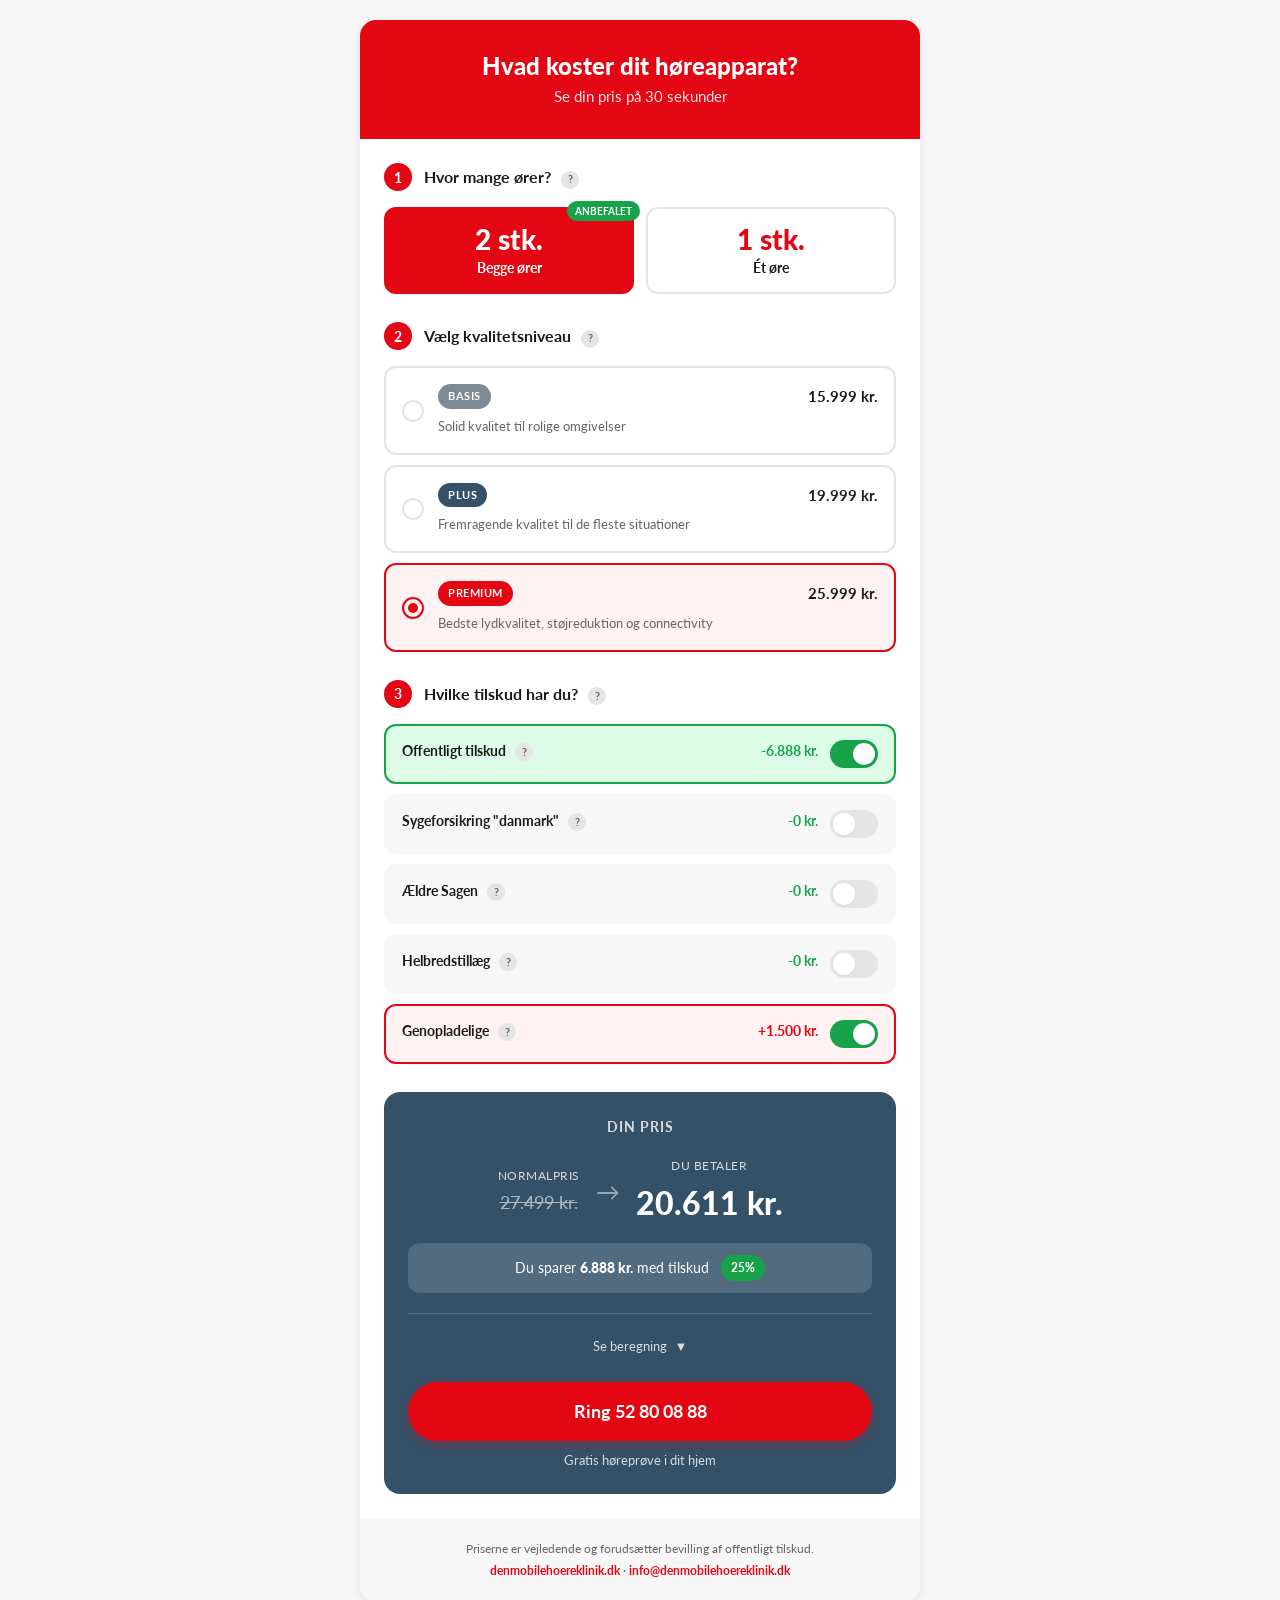
<file: index.html>
<!DOCTYPE html>
<html lang="da">
<head>
    <meta charset="UTF-8">
    <meta name="viewport" content="width=device-width, initial-scale=1.0">
    <title>Prisberegner | Den Mobile Høreklinik</title>
    <link rel="preconnect" href="https://fonts.googleapis.com">
    <link rel="preconnect" href="https://fonts.gstatic.com" crossorigin>
    <link rel="stylesheet" href="style.css">
</head>
<body>
    <div class="calculator-wrapper">
        <div class="calculator-container">
            <!-- Navigation skjult midlertidigt efter kundeønske - fjern kommentartegn for at aktivere igen
            <nav class="calculator-nav">
                <a href="index.html" class="nav-item active">Prisberegner</a>
                <a href="byt-til-nyt.html" class="nav-item">Byt til nyt</a>
            </nav>
            -->
            <header class="calculator-header">
                <h1>Hvad koster dit høreapparat?</h1>
                <p>Se din pris på 30 sekunder</p>
            </header>

            <div class="calculator-content">
                <!-- Step 1: Antal -->
                <section class="calculator-section">
                    <div class="section-header">
                        <span class="step-number">1</span>
                        <h2>Hvor mange ører?
                            <span class="tooltip">
                                <span class="tooltip-icon">?</span>
                                <span class="tooltip-text">De fleste med høretab har gavn af to høreapparater. Det giver bedre retningshørelse, lettere at følge samtaler og mindre anstrengelse i støjende omgivelser.</span>
                            </span>
                        </h2>
                    </div>
                    <div class="button-group" data-field="quantity">
                        <button type="button" class="btn-option active" data-value="2">
                            <span class="btn-count">2 stk.</span>
                            <span class="btn-text">Begge ører</span>
                            <span class="btn-tag recommended">Anbefalet</span>
                        </button>
                        <button type="button" class="btn-option" data-value="1">
                            <span class="btn-count">1 stk.</span>
                            <span class="btn-text">Ét øre</span>
                        </button>
                    </div>
                </section>

                <!-- Step 2: Prisklasse -->
                <section class="calculator-section">
                    <div class="section-header">
                        <span class="step-number">2</span>
                        <h2>Vælg kvalitetsniveau
                            <span class="tooltip">
                                <span class="tooltip-icon">?</span>
                                <span class="tooltip-text">Højere kvalitetsniveau giver bedre lydkvalitet, mere avanceret støjreduktion og flere funktioner som Bluetooth-streaming. Vælg niveau efter hvor krævende dine lyttesituationer er.</span>
                            </span>
                        </h2>
                    </div>
                    <div class="price-tier-group" data-field="tier">
                        <label class="price-tier" data-value="basis">
                            <input type="radio" name="tier" value="basis">
                            <div class="tier-radio"></div>
                            <div class="tier-content">
                                <div class="tier-header">
                                    <span class="tier-badge basis">Basis</span>
                                    <span class="tier-price" data-tier="basis">15.999 kr.</span>
                                </div>
                                <span class="tier-description">Solid kvalitet til rolige omgivelser</span>
                            </div>
                        </label>
                        <label class="price-tier" data-value="plus">
                            <input type="radio" name="tier" value="plus">
                            <div class="tier-radio"></div>
                            <div class="tier-content">
                                <div class="tier-header">
                                    <span class="tier-badge plus">Plus</span>
                                    <span class="tier-price" data-tier="plus">19.999 kr.</span>
                                </div>
                                <span class="tier-description">Fremragende kvalitet til de fleste situationer</span>
                            </div>
                        </label>
                        <label class="price-tier active" data-value="premium">
                            <input type="radio" name="tier" value="premium" checked>
                            <div class="tier-radio"></div>
                            <div class="tier-content">
                                <div class="tier-header">
                                    <span class="tier-badge premium">Premium</span>
                                    <span class="tier-price" data-tier="premium">25.999 kr.</span>
                                </div>
                                <span class="tier-description">Bedste lydkvalitet, støjreduktion og connectivity</span>
                            </div>
                        </label>
                    </div>
                </section>

                <!-- Step 3: Dine tilskud -->
                <section class="calculator-section">
                    <div class="section-header">
                        <span class="step-number">3</span>
                        <h2>Hvilke tilskud har du?
                            <span class="tooltip">
                                <span class="tooltip-icon">?</span>
                                <span class="tooltip-text">Du kan få tilskud fra flere kilder, som reducerer din egenbetaling. Tilskuddene fratrækkes i rækkefølge: Først offentligt tilskud, derefter sygeforsikring og til sidst helbredstillæg.</span>
                            </span>
                        </h2>
                    </div>

                    <div class="subsidy-cards">
                        <!-- Offentligt tilskud -->
                        <div class="subsidy-card active" id="publicSubsidyCard">
                            <label class="subsidy-toggle">
                                <input type="checkbox" id="publicSubsidy" checked>
                                <span class="toggle-slider"></span>
                            </label>
                            <div class="subsidy-info">
                                <span class="subsidy-title">
                                    Offentligt tilskud
                                    <span class="tooltip">
                                        <span class="tooltip-icon">?</span>
                                        <span class="tooltip-text">Offentligt tilskud til høreapparater kan søges når du er kunde i en privat høreklinik. Tilskuddet til ét høreapparat er 4.458 kr. og til to høreapparater 6.888 kr.</span>
                                    </span>
                                </span>
                                <span class="subsidy-amount" id="publicSubsidyDisplay">-6.888 kr.</span>
                            </div>
                        </div>

                        <!-- Sygeforsikring -->
                        <div class="subsidy-card" id="insuranceCard">
                            <label class="subsidy-toggle">
                                <input type="checkbox" id="healthInsurance">
                                <span class="toggle-slider"></span>
                            </label>
                            <div class="subsidy-info">
                                <span class="subsidy-title">
                                    Sygeforsikring "danmark"
                                    <span class="tooltip">
                                        <span class="tooltip-icon">?</span>
                                        <span class="tooltip-text">Er du medlem af Sygeforsikringen "danmark" kan du få et tilskud på 50% af egenbetalingen. Maks 1.500 kr. pr. øre for gruppe 1-2, og maks 1.000 kr. pr. øre for gruppe 5.</span>
                                    </span>
                                </span>
                                <span class="subsidy-amount" id="insuranceDisplay">-3.000 kr.</span>
                            </div>
                            <div class="subsidy-options" id="insuranceOptions">
                                <select id="insuranceGroup">
                                    <option value="group1-2">Gruppe 1-2 (maks 1.500 kr./øre)</option>
                                    <option value="group5">Gruppe 5 (maks 1.000 kr./øre)</option>
                                    <option value="basis">Basis (maks 500 kr./øre)</option>
                                </select>
                            </div>
                        </div>

                        <!-- Ældre Sagen -->
                        <div class="subsidy-card" id="seniorCard">
                            <label class="subsidy-toggle">
                                <input type="checkbox" id="seniorDiscount">
                                <span class="toggle-slider"></span>
                            </label>
                            <div class="subsidy-info">
                                <span class="subsidy-title">
                                    Ældre Sagen
                                    <span class="tooltip">
                                        <span class="tooltip-icon">?</span>
                                        <span class="tooltip-text">Vi tilbyder en særlig rabat til medlemmer af Ældre Sagen. Der gives 750 kr. i rabat pr. høreapparat ved fremvisning af gyldigt medlemskort.</span>
                                    </span>
                                </span>
                                <span class="subsidy-amount" id="seniorDisplay">-1.500 kr.</span>
                            </div>
                        </div>

                        <!-- Helbredstillæg -->
                        <div class="subsidy-card" id="supplementCard">
                            <label class="subsidy-toggle">
                                <input type="checkbox" id="healthSupplement">
                                <span class="toggle-slider"></span>
                            </label>
                            <div class="subsidy-info">
                                <span class="subsidy-title">
                                    Helbredstillæg
                                    <span class="tooltip">
                                        <span class="tooltip-icon">?</span>
                                        <span class="tooltip-text">Helbredstillæg dækker op til 85% af din resterende egenbetaling på høreapparater, efter fratræk af offentligt tilskud samt evt. tilskud fra Sygeforsikringen "danmark". Kontakt din kommune for din sats.</span>
                                    </span>
                                </span>
                                <span class="subsidy-amount" id="supplementDisplay">-0 kr.</span>
                            </div>
                            <div class="subsidy-options" id="supplementOptions">
                                <label class="supplement-slider-label">
                                    <span>Din tillægsprocent: <strong id="supplementPercentValue">85%</strong></span>
                                    <input type="range" id="supplementPercent" min="0" max="85" value="85" step="5">
                                </label>
                            </div>
                        </div>

                        <!-- Genopladelig -->
                        <div class="subsidy-card addon active" id="rechargeableCard">
                            <label class="subsidy-toggle">
                                <input type="checkbox" id="rechargeable" checked>
                                <span class="toggle-slider"></span>
                            </label>
                            <div class="subsidy-info">
                                <span class="subsidy-title">
                                    Genopladelige
                                    <span class="tooltip">
                                        <span class="tooltip-icon">?</span>
                                        <span class="tooltip-text">Genopladelige høreapparater inkluderer en oplader. Du slipper for at skifte batterier - oplad blot om natten.</span>
                                    </span>
                                </span>
                                <span class="subsidy-amount addon-price" id="rechargeableDisplay">+1.500 kr.</span>
                            </div>
                        </div>
                    </div>
                </section>

                <!-- Resultat -->
                <section class="result-section" id="resultSection">
                    <div class="result-card">
                        <div class="result-header">
                            <h3>Din pris</h3>
                        </div>

                        <div class="price-comparison">
                            <div class="original-price">
                                <span class="label">Normalpris</span>
                                <span class="value" id="originalPrice">24.499 kr.</span>
                            </div>
                            <div class="arrow">→</div>
                            <div class="final-price">
                                <span class="label">Du betaler</span>
                                <span class="value" id="finalPrice">17.611 kr.</span>
                            </div>
                        </div>

                        <div class="savings-banner" id="savingsBanner">
                            <span class="savings-text">Du sparer <strong id="savingsAmount">6.888 kr.</strong> med tilskud</span>
                            <span class="savings-percent" id="savingsPercent">28%</span>
                        </div>

                        <div class="price-details" id="priceDetails">
                            <button class="details-toggle" id="detailsToggle">
                                <span>Se beregning</span>
                                <span class="toggle-icon">▼</span>
                            </button>
                            <div class="details-content" id="detailsContent">
                                <div class="detail-row">
                                    <span>Høreapparat</span>
                                    <span id="detailBase">22.999 kr.</span>
                                </div>
                                <div class="detail-row" id="detailRechargeableRow">
                                    <span>Genopladelig</span>
                                    <span id="detailRechargeable">+1.500 kr.</span>
                                </div>
                                <div class="detail-row subsidy" id="detailSeniorRow" style="display: none;">
                                    <span>Ældre Sagen</span>
                                    <span id="detailSenior">-1.500 kr.</span>
                                </div>
                                <div class="detail-row subsidy" id="detailPublicRow">
                                    <span>Offentligt tilskud</span>
                                    <span id="detailPublic">-6.888 kr.</span>
                                </div>
                                <div class="detail-row subsidy" id="detailInsuranceRow" style="display: none;">
                                    <span>Sygeforsikring</span>
                                    <span id="detailInsurance">-3.000 kr.</span>
                                </div>
                                <div class="detail-row subsidy" id="detailSupplementRow" style="display: none;">
                                    <span>Helbredstillæg</span>
                                    <span id="detailSupplement">-0 kr.</span>
                                </div>
                            </div>
                        </div>

                        <div class="cta-section">
                            <a href="tel:52800888" class="btn-primary">
                                Ring 52 80 08 88
                            </a>
                            <p class="cta-subtext">Gratis høreprøve i dit hjem</p>
                        </div>
                    </div>
                </section>

            </div>

            <footer class="calculator-footer">
                <p>Priserne er vejledende og forudsætter bevilling af offentligt tilskud.</p>
                <p><a href="https://denmobilehoereklinik.dk">denmobilehoereklinik.dk</a> · <a href="mailto:info@denmobilehoereklinik.dk">info@denmobilehoereklinik.dk</a></p>
            </footer>
        </div>
    </div>

    <script src="calculator.js"></script>
</body>
</html>
</file>
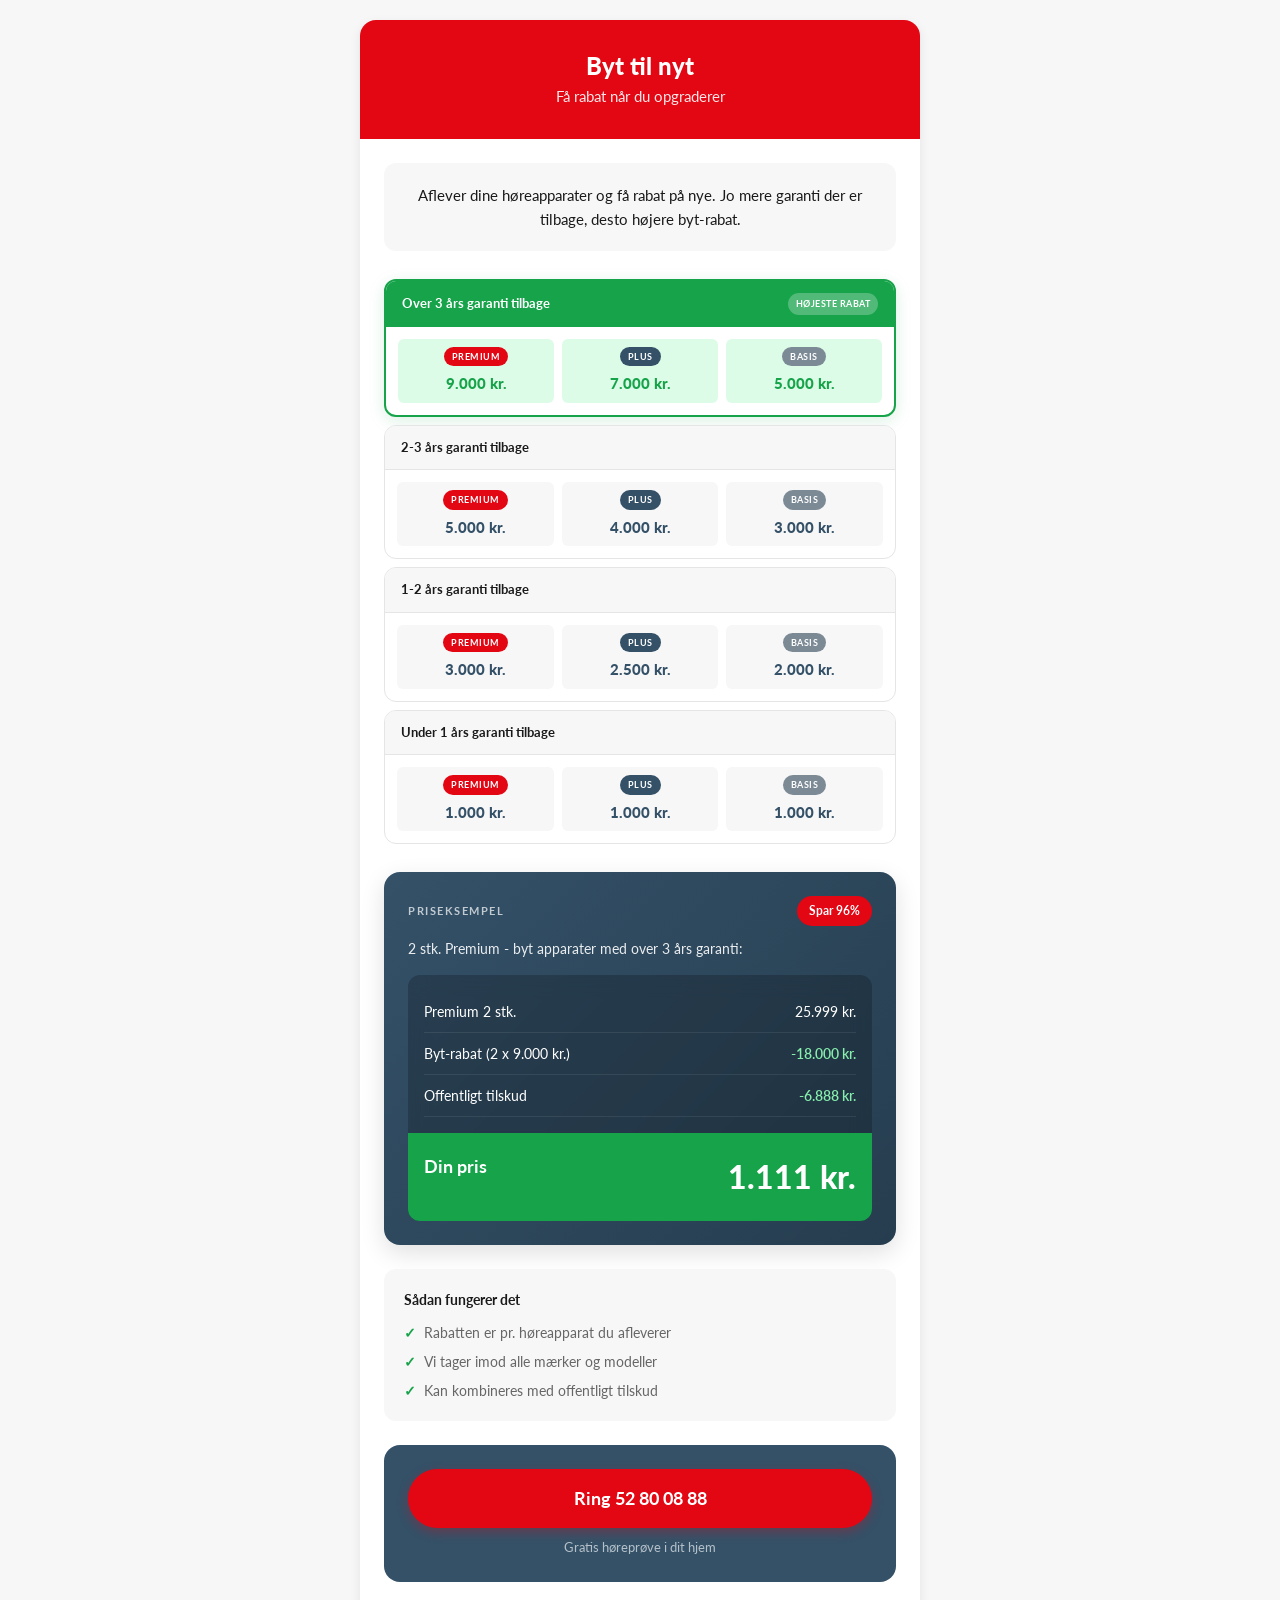
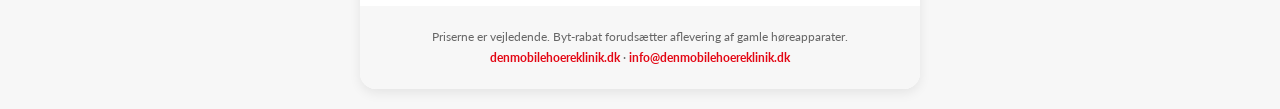
<file: byt-til-nyt.html>
<!DOCTYPE html>
<html lang="da">
<head>
    <meta charset="UTF-8">
    <meta name="viewport" content="width=device-width, initial-scale=1.0">
    <title>Byt til Nyt | Den Mobile Høreklinik</title>
    <link rel="preconnect" href="https://fonts.googleapis.com">
    <link rel="preconnect" href="https://fonts.gstatic.com" crossorigin>
    <link rel="stylesheet" href="style.css">
</head>
<body>
    <div class="calculator-wrapper">
        <div class="calculator-container">
            <!-- Navigation skjult midlertidigt efter kundeønske - fjern kommentartegn for at aktivere igen
            <nav class="calculator-nav">
                <a href="index.html" class="nav-item">Prisberegner</a>
                <a href="byt-til-nyt.html" class="nav-item active">Byt til nyt</a>
            </nav>
            -->
            <header class="calculator-header">
                <h1>Byt til nyt</h1>
                <p>Få rabat når du opgraderer</p>
            </header>

            <div class="calculator-content">
                <div class="trade-in-intro">
                    <p>Aflever dine høreapparater og få rabat på nye. Jo mere garanti der er tilbage, desto højere byt-rabat.</p>
                </div>

                <div class="discount-cards">
                    <div class="discount-card">
                        <div class="discount-header">
                            <span class="discount-age">Over 3 års garanti tilbage</span>
                            <span class="discount-label">Højeste rabat</span>
                        </div>
                        <div class="discount-tiers">
                            <div class="discount-tier">
                                <span class="tier-badge premium">Premium</span>
                                <span class="discount-value">9.000 kr.</span>
                            </div>
                            <div class="discount-tier">
                                <span class="tier-badge plus">Plus</span>
                                <span class="discount-value">7.000 kr.</span>
                            </div>
                            <div class="discount-tier">
                                <span class="tier-badge basis">Basis</span>
                                <span class="discount-value">5.000 kr.</span>
                            </div>
                        </div>
                    </div>

                    <div class="discount-card">
                        <div class="discount-header">
                            <span class="discount-age">2-3 års garanti tilbage</span>
                        </div>
                        <div class="discount-tiers">
                            <div class="discount-tier">
                                <span class="tier-badge premium">Premium</span>
                                <span class="discount-value">5.000 kr.</span>
                            </div>
                            <div class="discount-tier">
                                <span class="tier-badge plus">Plus</span>
                                <span class="discount-value">4.000 kr.</span>
                            </div>
                            <div class="discount-tier">
                                <span class="tier-badge basis">Basis</span>
                                <span class="discount-value">3.000 kr.</span>
                            </div>
                        </div>
                    </div>

                    <div class="discount-card">
                        <div class="discount-header">
                            <span class="discount-age">1-2 års garanti tilbage</span>
                        </div>
                        <div class="discount-tiers">
                            <div class="discount-tier">
                                <span class="tier-badge premium">Premium</span>
                                <span class="discount-value">3.000 kr.</span>
                            </div>
                            <div class="discount-tier">
                                <span class="tier-badge plus">Plus</span>
                                <span class="discount-value">2.500 kr.</span>
                            </div>
                            <div class="discount-tier">
                                <span class="tier-badge basis">Basis</span>
                                <span class="discount-value">2.000 kr.</span>
                            </div>
                        </div>
                    </div>

                    <div class="discount-card">
                        <div class="discount-header">
                            <span class="discount-age">Under 1 års garanti tilbage</span>
                        </div>
                        <div class="discount-tiers">
                            <div class="discount-tier">
                                <span class="tier-badge premium">Premium</span>
                                <span class="discount-value">1.000 kr.</span>
                            </div>
                            <div class="discount-tier">
                                <span class="tier-badge plus">Plus</span>
                                <span class="discount-value">1.000 kr.</span>
                            </div>
                            <div class="discount-tier">
                                <span class="tier-badge basis">Basis</span>
                                <span class="discount-value">1.000 kr.</span>
                            </div>
                        </div>
                    </div>
                </div>

                <div class="price-example">
                    <div class="example-header">
                        <h3>Priseksempel</h3>
                        <span class="example-badge">Spar 96%</span>
                    </div>
                    <p class="example-scenario">2 stk. Premium - byt apparater med over 3 års garanti:</p>
                    <div class="example-calculation">
                        <div class="example-row">
                            <span>Premium 2 stk.</span>
                            <span>25.999 kr.</span>
                        </div>
                        <div class="example-row discount">
                            <span>Byt-rabat (2 x 9.000 kr.)</span>
                            <span>-18.000 kr.</span>
                        </div>
                        <div class="example-row discount">
                            <span>Offentligt tilskud</span>
                            <span>-6.888 kr.</span>
                        </div>
                        <div class="example-row total">
                            <span>Din pris</span>
                            <span>1.111 kr.</span>
                        </div>
                    </div>
                </div>

                <div class="trade-in-info">
                    <h3>Sådan fungerer det</h3>
                    <ul>
                        <li>Rabatten er pr. høreapparat du afleverer</li>
                        <li>Vi tager imod alle mærker og modeller</li>
                        <li>Kan kombineres med offentligt tilskud</li>
                    </ul>
                </div>

                <div class="cta-section standalone">
                    <a href="tel:52800888" class="btn-primary">
                        Ring 52 80 08 88
                    </a>
                    <p class="cta-subtext">Gratis høreprøve i dit hjem</p>
                </div>
            </div>

            <footer class="calculator-footer">
                <p>Priserne er vejledende. Byt-rabat forudsætter aflevering af gamle høreapparater.</p>
                <p><a href="https://denmobilehoereklinik.dk">denmobilehoereklinik.dk</a> · <a href="mailto:info@denmobilehoereklinik.dk">info@denmobilehoereklinik.dk</a></p>
            </footer>
        </div>
    </div>
</body>
</html>
</file>
<file: style.css>
/* Prisberegner - Den Mobile Høreklinik */
/* UX-optimeret design */

@import url('https://fonts.googleapis.com/css2?family=Lato:wght@400;700;900&display=swap');

:root {
    --primary: #e30613;
    --primary-dark: #c00510;
    --primary-light: #fef2f2;
    --navy: #345168;
    --navy-dark: #263d4f;
    --silver: #7c8a96;
    --success: #16a34a;
    --success-bg: #dcfce7;
    --text: #1a1a1a;
    --text-muted: #666666;
    --text-light: #999999;
    --border: #e5e5e5;
    --bg: #f7f7f7;
    --white: #ffffff;
    --shadow-sm: 0 1px 2px rgba(0,0,0,0.05);
    --shadow: 0 4px 12px rgba(0,0,0,0.08);
    --shadow-lg: 0 8px 24px rgba(0,0,0,0.12);
    --radius: 12px;
    --radius-lg: 16px;
    --radius-pill: 100px;
    --transition: 0.2s ease;
}

* {
    margin: 0;
    padding: 0;
    box-sizing: border-box;
}

body {
    font-family: 'Lato', -apple-system, BlinkMacSystemFont, sans-serif;
    background: var(--bg);
    color: var(--text);
    line-height: 1.5;
    min-height: 100vh;
}

.calculator-wrapper {
    padding: 20px;
    max-width: 100%;
}

.calculator-container {
    max-width: 560px;
    margin: 0 auto;
    background: var(--white);
    border-radius: var(--radius-lg);
    box-shadow: var(--shadow);
    overflow: hidden;
}

/* Navigation */
.calculator-nav {
    display: flex;
    background: var(--navy-dark);
}

.nav-item {
    flex: 1;
    padding: 14px 20px;
    text-align: center;
    color: rgba(255,255,255,0.7);
    text-decoration: none;
    font-size: 14px;
    font-weight: 700;
    text-transform: uppercase;
    letter-spacing: 0.5px;
    transition: all var(--transition);
    border-bottom: 3px solid transparent;
}

.nav-item:hover {
    color: var(--white);
    background: rgba(255,255,255,0.05);
}

.nav-item.active {
    color: var(--white);
    background: rgba(255,255,255,0.1);
    border-bottom-color: var(--primary);
}

/* Header */
.calculator-header {
    background: var(--primary);
    color: var(--white);
    padding: 32px 24px;
    text-align: center;
}

.calculator-header h1 {
    font-size: 24px;
    font-weight: 900;
    margin-bottom: 4px;
    line-height: 1.2;
}

.calculator-header p {
    font-size: 15px;
    opacity: 0.9;
}

/* Content */
.calculator-content {
    padding: 24px;
}

/* Sections */
.calculator-section {
    margin-bottom: 28px;
}

.section-header {
    display: flex;
    align-items: center;
    gap: 12px;
    margin-bottom: 16px;
}

.step-number {
    width: 28px;
    height: 28px;
    background: var(--primary);
    color: var(--white);
    border-radius: 50%;
    display: flex;
    align-items: center;
    justify-content: center;
    font-size: 14px;
    font-weight: 700;
    flex-shrink: 0;
}

.section-header h2 {
    font-size: 16px;
    font-weight: 700;
    color: var(--text);
}

/* Button Group */
.button-group {
    display: flex;
    gap: 12px;
}

.btn-option {
    flex: 1;
    padding: 16px;
    border: 2px solid var(--border);
    background: var(--white);
    border-radius: var(--radius);
    font-family: 'Lato', sans-serif;
    cursor: pointer;
    transition: all var(--transition);
    display: flex;
    flex-direction: column;
    align-items: center;
    gap: 6px;
    position: relative;
}

.btn-option:hover {
    border-color: var(--primary);
}

.btn-option.active {
    border-color: var(--primary);
    background: var(--primary);
}

.btn-option.active .btn-count,
.btn-option.active .btn-text {
    color: var(--white);
}

.btn-count {
    font-size: 28px;
    font-weight: 900;
    color: var(--primary);
    line-height: 1;
}

.btn-text {
    font-size: 14px;
    font-weight: 700;
    color: var(--text);
}

.btn-tag {
    position: absolute;
    top: -8px;
    right: -8px;
    background: var(--success);
    color: var(--white);
    font-size: 10px;
    font-weight: 700;
    padding: 4px 8px;
    border-radius: var(--radius-pill);
    text-transform: uppercase;
}

/* Price Tiers */
.price-tier-group {
    display: flex;
    flex-direction: column;
    gap: 10px;
}

.price-tier {
    display: flex;
    align-items: center;
    gap: 14px;
    padding: 16px;
    border: 2px solid var(--border);
    border-radius: var(--radius);
    cursor: pointer;
    transition: all var(--transition);
    background: var(--white);
}

.price-tier:hover {
    border-color: var(--navy);
}

.price-tier.active {
    border-color: var(--primary);
    background: var(--primary-light);
}

.price-tier input {
    display: none;
}

.tier-radio {
    width: 22px;
    height: 22px;
    border: 2px solid var(--border);
    border-radius: 50%;
    flex-shrink: 0;
    position: relative;
    transition: all var(--transition);
}

.price-tier.active .tier-radio {
    border-color: var(--primary);
}

.price-tier.active .tier-radio::after {
    content: '';
    position: absolute;
    top: 4px;
    left: 4px;
    width: 10px;
    height: 10px;
    background: var(--primary);
    border-radius: 50%;
}

.tier-content {
    flex: 1;
    min-width: 0;
}

.tier-header {
    display: flex;
    align-items: center;
    justify-content: space-between;
    gap: 12px;
    margin-bottom: 4px;
}

.tier-badge {
    padding: 4px 10px;
    border-radius: var(--radius-pill);
    font-size: 11px;
    font-weight: 700;
    text-transform: uppercase;
    letter-spacing: 0.5px;
    color: var(--white);
}

.tier-badge.basis { background: var(--silver); }
.tier-badge.plus { background: var(--navy); }
.tier-badge.premium { background: var(--primary); }

.tier-price {
    font-size: 15px;
    font-weight: 700;
    color: var(--text);
    white-space: nowrap;
}

.tier-description {
    font-size: 13px;
    color: var(--text-muted);
}

/* Subsidy Cards */
.subsidy-cards {
    display: flex;
    flex-direction: column;
    gap: 10px;
}

.subsidy-card {
    background: var(--bg);
    border-radius: var(--radius);
    padding: 14px 16px;
    transition: all var(--transition);
    border: 2px solid transparent;
}

.subsidy-card.active {
    background: var(--success-bg);
    border-color: var(--success);
}

.subsidy-card .subsidy-toggle {
    float: right;
    margin-left: 12px;
}

.subsidy-info {
    display: flex;
    align-items: baseline;
    justify-content: space-between;
    gap: 12px;
    margin-bottom: 2px;
}

.subsidy-title {
    font-size: 14px;
    font-weight: 700;
    color: var(--text);
}

.subsidy-amount {
    font-size: 14px;
    font-weight: 700;
    color: var(--success);
}

.subsidy-amount.addon-price {
    color: var(--text-muted);
}

.subsidy-card.addon.active {
    background: var(--primary-light);
    border-color: var(--primary);
}

.subsidy-card.addon.active .addon-price {
    color: var(--primary);
}

.subsidy-hint {
    display: block;
    font-size: 12px;
    color: var(--text-muted);
    margin-top: 2px;
}

/* Toggle Switch */
.subsidy-toggle {
    position: relative;
    display: inline-block;
    width: 48px;
    height: 28px;
}

.subsidy-toggle input {
    opacity: 0;
    width: 0;
    height: 0;
}

.toggle-slider {
    position: absolute;
    cursor: pointer;
    top: 0;
    left: 0;
    right: 0;
    bottom: 0;
    background: var(--border);
    transition: var(--transition);
    border-radius: 28px;
}

.toggle-slider::before {
    content: '';
    position: absolute;
    height: 22px;
    width: 22px;
    left: 3px;
    bottom: 3px;
    background: var(--white);
    transition: var(--transition);
    border-radius: 50%;
    box-shadow: var(--shadow-sm);
}

.subsidy-toggle input:checked + .toggle-slider {
    background: var(--success);
}

.subsidy-toggle input:checked + .toggle-slider::before {
    transform: translateX(20px);
}

/* Subsidy Options */
.subsidy-options {
    display: none;
    margin-top: 12px;
    padding-top: 12px;
    border-top: 1px solid rgba(0,0,0,0.1);
}

.subsidy-options.visible {
    display: block;
}

.subsidy-options select {
    width: 100%;
    padding: 10px 12px;
    border: 2px solid var(--border);
    border-radius: var(--radius);
    font-family: 'Lato', sans-serif;
    font-size: 14px;
    background: var(--white);
    cursor: pointer;
}

.subsidy-options select:focus {
    outline: none;
    border-color: var(--primary);
}

/* Supplement Slider */
.supplement-slider-label {
    display: flex;
    flex-direction: column;
    gap: 8px;
}

.supplement-slider-label > span:first-child {
    font-size: 14px;
    color: var(--text);
}

.supplement-slider-label strong {
    color: var(--primary);
}

.supplement-slider-label input[type="range"] {
    width: 100%;
    height: 8px;
    border-radius: 4px;
    background: var(--border);
    outline: none;
    -webkit-appearance: none;
}

.supplement-slider-label input[type="range"]::-webkit-slider-thumb {
    -webkit-appearance: none;
    width: 24px;
    height: 24px;
    border-radius: 50%;
    background: var(--primary);
    cursor: pointer;
    box-shadow: var(--shadow);
}

.slider-hint {
    font-size: 12px;
    color: var(--text-muted);
}

/* Result Section */
.result-section {
    margin-top: 8px;
}

.result-card {
    background: var(--navy);
    border-radius: var(--radius-lg);
    padding: 24px;
    color: var(--white);
    transition: background 0.3s ease;
}

.result-card.mood-great {
    background: linear-gradient(135deg, var(--navy) 0%, #2d6a4f 100%);
}

.result-header {
    margin-bottom: 20px;
    text-align: center;
}

.result-header h3 {
    font-size: 14px;
    font-weight: 700;
    text-transform: uppercase;
    letter-spacing: 1px;
    opacity: 0.8;
}

/* Price Comparison */
.price-comparison {
    display: flex;
    align-items: center;
    justify-content: center;
    gap: 16px;
    margin-bottom: 16px;
}

.original-price,
.final-price {
    text-align: center;
}

.original-price .label,
.final-price .label {
    display: block;
    font-size: 12px;
    opacity: 0.8;
    margin-bottom: 4px;
    text-transform: uppercase;
    letter-spacing: 0.5px;
}

.original-price .value {
    font-size: 18px;
    font-weight: 400;
    text-decoration: line-through;
    opacity: 0.6;
}

.final-price .value {
    font-size: 32px;
    font-weight: 900;
    color: var(--white);
}

.price-comparison .arrow {
    font-size: 24px;
    opacity: 0.5;
}

/* Price Animation */
@keyframes priceUpdate {
    0% { transform: scale(1); }
    50% { transform: scale(1.05); }
    100% { transform: scale(1); }
}

.price-updated {
    animation: priceUpdate 0.3s ease;
}

/* Savings Banner */
.savings-banner {
    display: flex;
    align-items: center;
    justify-content: center;
    gap: 12px;
    background: rgba(255,255,255,0.15);
    border-radius: var(--radius);
    padding: 12px 16px;
    margin-bottom: 20px;
}

.savings-text {
    font-size: 14px;
}

.savings-text strong {
    font-weight: 900;
}

.savings-percent {
    background: var(--success);
    color: var(--white);
    font-size: 12px;
    font-weight: 700;
    padding: 4px 10px;
    border-radius: var(--radius-pill);
}

/* Price Details */
.price-details {
    border-top: 1px solid rgba(255,255,255,0.15);
    padding-top: 16px;
    margin-bottom: 20px;
}

.details-toggle {
    width: 100%;
    background: none;
    border: none;
    color: var(--white);
    font-family: 'Lato', sans-serif;
    font-size: 13px;
    font-weight: 400;
    display: flex;
    align-items: center;
    justify-content: center;
    gap: 8px;
    cursor: pointer;
    opacity: 0.8;
    padding: 8px;
    transition: opacity var(--transition);
}

.details-toggle:hover {
    opacity: 1;
}

.details-toggle .toggle-icon {
    transition: transform var(--transition);
}

.details-toggle.open .toggle-icon {
    transform: rotate(180deg);
}

.details-content {
    display: none;
    margin-top: 16px;
}

.details-content.visible {
    display: block;
}

.detail-row {
    display: flex;
    justify-content: space-between;
    padding: 8px 0;
    font-size: 13px;
    border-bottom: 1px solid rgba(255,255,255,0.08);
}

.detail-row:last-child {
    border-bottom: none;
}

.detail-row.subsidy span:last-child {
    color: #90EE90;
}

/* CTA Section */
.cta-section {
    text-align: center;
}

.btn-primary {
    display: inline-flex;
    align-items: center;
    justify-content: center;
    gap: 10px;
    width: 100%;
    padding: 16px 24px;
    background: var(--primary);
    border: none;
    color: var(--white);
    text-decoration: none;
    border-radius: var(--radius-pill);
    font-family: 'Lato', sans-serif;
    font-size: 18px;
    font-weight: 700;
    transition: all var(--transition);
    box-shadow: 0 4px 12px rgba(227, 6, 19, 0.3);
}

.btn-primary:hover {
    transform: translateY(-2px);
    box-shadow: 0 6px 16px rgba(227, 6, 19, 0.4);
}

.cta-subtext {
    margin-top: 10px;
    font-size: 13px;
    opacity: 0.8;
}

/* Footer */
.calculator-footer {
    padding: 20px 24px;
    background: var(--bg);
    text-align: center;
    font-size: 12px;
    color: var(--text-muted);
    line-height: 1.8;
}

.calculator-footer a {
    color: var(--primary);
    text-decoration: none;
    font-weight: 700;
}

/* Responsive */
@media (max-width: 480px) {
    .calculator-wrapper {
        padding: 12px;
    }

    .calculator-header {
        padding: 24px 20px;
    }

    .calculator-header h1 {
        font-size: 22px;
    }

    .calculator-content {
        padding: 20px;
    }

    .button-group {
        gap: 10px;
    }

    .btn-option {
        padding: 14px 10px;
    }

    .price-tier {
        padding: 14px;
    }

    .tier-header {
        flex-direction: column;
        align-items: flex-start;
        gap: 6px;
    }

    .final-price .value {
        font-size: 28px;
    }

    .result-card {
        padding: 20px;
    }

    .price-comparison {
        flex-direction: column;
        gap: 8px;
    }

    .price-comparison .arrow {
        transform: rotate(90deg);
    }
}

/* Smooth transitions for all interactive elements */
button, a, input, select, label {
    transition: all var(--transition);
}

/* Focus states */
*:focus-visible {
    outline: 3px solid var(--primary);
    outline-offset: 2px;
}

/* Tooltips */
.tooltip {
    position: relative;
    display: inline-flex;
    align-items: center;
    margin-left: 6px;
}

.tooltip-icon {
    display: inline-flex;
    align-items: center;
    justify-content: center;
    width: 18px;
    height: 18px;
    background: var(--border);
    color: var(--text-muted);
    border-radius: 50%;
    font-size: 11px;
    font-weight: 700;
    cursor: help;
    transition: all var(--transition);
}

.tooltip:hover .tooltip-icon {
    background: var(--navy);
    color: var(--white);
}

.tooltip-text {
    position: absolute;
    bottom: calc(100% + 10px);
    left: 50%;
    transform: translateX(-50%);
    background: var(--navy);
    color: var(--white);
    padding: 12px 14px;
    border-radius: var(--radius);
    font-size: 13px;
    font-weight: 400;
    line-height: 1.5;
    width: 260px;
    box-shadow: var(--shadow-lg);
    opacity: 0;
    visibility: hidden;
    transition: all var(--transition);
    z-index: 100;
    text-align: left;
}

.tooltip-text::after {
    content: '';
    position: absolute;
    top: 100%;
    left: 50%;
    transform: translateX(-50%);
    border: 8px solid transparent;
    border-top-color: var(--navy);
}

.tooltip:hover .tooltip-text {
    opacity: 1;
    visibility: visible;
}

/* Tooltip positioning fix for cards near edges */
@media (max-width: 480px) {
    .tooltip-text {
        width: 220px;
        left: auto;
        right: -10px;
        transform: none;
    }

    .tooltip-text::after {
        left: auto;
        right: 18px;
        transform: none;
    }
}

/* Trade-in Page */
.trade-in-intro {
    text-align: center;
    margin-bottom: 28px;
    padding: 20px;
    background: var(--bg);
    border-radius: var(--radius);
    color: var(--text);
    font-size: 15px;
    line-height: 1.6;
}

.price-table-wrapper {
    margin-bottom: 24px;
}

.price-table {
    width: 100%;
    border-collapse: collapse;
    font-size: 15px;
}

.price-table th,
.price-table td {
    padding: 14px 16px;
    text-align: center;
    border-bottom: 1px solid var(--border);
}

.price-table th {
    background: var(--bg);
    font-weight: 700;
    color: var(--text);
    text-transform: uppercase;
    font-size: 12px;
    letter-spacing: 0.5px;
}

.price-table th:first-child,
.price-table td:first-child {
    text-align: left;
}

.price-table tbody tr:hover {
    background: var(--bg);
}

.price-table td {
    font-weight: 700;
    color: var(--text);
}

.price-table .addon-row {
    background: var(--bg);
}

.price-table .addon-row td {
    color: var(--text-muted);
    font-weight: 400;
}

.trade-in-info {
    background: var(--bg);
    border-radius: var(--radius);
    padding: 20px;
    margin-bottom: 24px;
}

.trade-in-info h3 {
    font-size: 14px;
    font-weight: 700;
    margin-bottom: 12px;
    color: var(--text);
}

.trade-in-info ul {
    list-style: none;
    margin: 0;
    padding: 0;
}

.trade-in-info li {
    position: relative;
    padding-left: 20px;
    margin-bottom: 8px;
    font-size: 14px;
    color: var(--text-muted);
}

.trade-in-info li::before {
    content: '✓';
    position: absolute;
    left: 0;
    color: var(--success);
    font-weight: 700;
}

.trade-in-info li:last-child {
    margin-bottom: 0;
}

.cta-section.standalone {
    text-align: center;
    padding: 24px;
    background: var(--navy);
    border-radius: var(--radius-lg);
    color: var(--white);
}

.cta-section.standalone .cta-subtext {
    color: rgba(255,255,255,0.8);
}

/* Discount Cards */
.discount-cards {
    display: flex;
    flex-direction: column;
    gap: 8px;
    margin-bottom: 28px;
}

.discount-card {
    background: var(--white);
    border-radius: var(--radius);
    overflow: hidden;
    border: 1px solid var(--border);
    transition: all var(--transition);
}

.discount-card:hover {
    border-color: var(--navy);
}

.discount-card:first-child {
    border: 2px solid var(--success);
    box-shadow: 0 4px 16px rgba(22, 163, 74, 0.15);
}

.discount-card.muted {
    opacity: 0.5;
}

.discount-header {
    display: flex;
    justify-content: space-between;
    align-items: center;
    padding: 12px 16px;
    background: var(--bg);
    border-bottom: 1px solid var(--border);
}

.discount-card:first-child .discount-header {
    background: var(--success);
    border-bottom: none;
}

.discount-card:first-child .discount-age {
    color: var(--white);
}

.discount-age {
    font-size: 13px;
    font-weight: 700;
    color: var(--text);
}

.discount-label {
    font-size: 9px;
    font-weight: 700;
    text-transform: uppercase;
    letter-spacing: 0.5px;
    color: var(--white);
    background: rgba(255,255,255,0.25);
    padding: 4px 8px;
    border-radius: var(--radius-pill);
}

.discount-tiers {
    display: flex;
    padding: 12px;
    gap: 8px;
}

.discount-tier {
    flex: 1;
    display: flex;
    flex-direction: column;
    align-items: center;
    gap: 6px;
    padding: 8px 6px;
    background: var(--bg);
    border-radius: 6px;
}

.discount-card:first-child .discount-tier {
    background: var(--success-bg);
}

.discount-card:first-child .discount-value {
    color: var(--success);
}

.discount-value {
    font-size: 15px;
    font-weight: 900;
    color: var(--navy);
}

.discount-tier .tier-badge {
    font-size: 9px;
    padding: 3px 8px;
}

/* Price Example */
.price-example {
    background: linear-gradient(135deg, var(--navy) 0%, var(--navy-dark) 100%);
    border-radius: var(--radius-lg);
    padding: 24px;
    margin-bottom: 24px;
    color: var(--white);
    box-shadow: var(--shadow-lg);
}

.example-header {
    display: flex;
    justify-content: space-between;
    align-items: center;
    margin-bottom: 12px;
}

.price-example h3 {
    font-size: 11px;
    font-weight: 700;
    text-transform: uppercase;
    letter-spacing: 1.5px;
    opacity: 0.7;
    margin: 0;
}

.example-badge {
    background: var(--primary);
    color: var(--white);
    font-size: 12px;
    font-weight: 700;
    padding: 6px 12px;
    border-radius: var(--radius-pill);
}

.example-scenario {
    font-size: 14px;
    margin-bottom: 16px;
    line-height: 1.5;
    opacity: 0.9;
}

.example-calculation {
    background: rgba(0,0,0,0.2);
    border-radius: var(--radius);
    padding: 16px;
    backdrop-filter: blur(10px);
}

.example-row {
    display: flex;
    justify-content: space-between;
    padding: 10px 0;
    font-size: 14px;
    border-bottom: 1px solid rgba(255,255,255,0.08);
}

.example-row:last-child {
    border-bottom: none;
}

.example-row.discount span:last-child {
    color: #86efac;
    font-weight: 600;
}

.example-row.total {
    font-weight: 700;
    font-size: 18px;
    padding: 20px 16px;
    margin: 16px -16px -16px -16px;
    background: var(--success);
    border-radius: 0 0 var(--radius) var(--radius);
    border-top: none;
    border-bottom: none;
}

.example-row.total span:last-child {
    color: var(--white);
    font-size: 32px;
    font-weight: 900;
}
</file>
